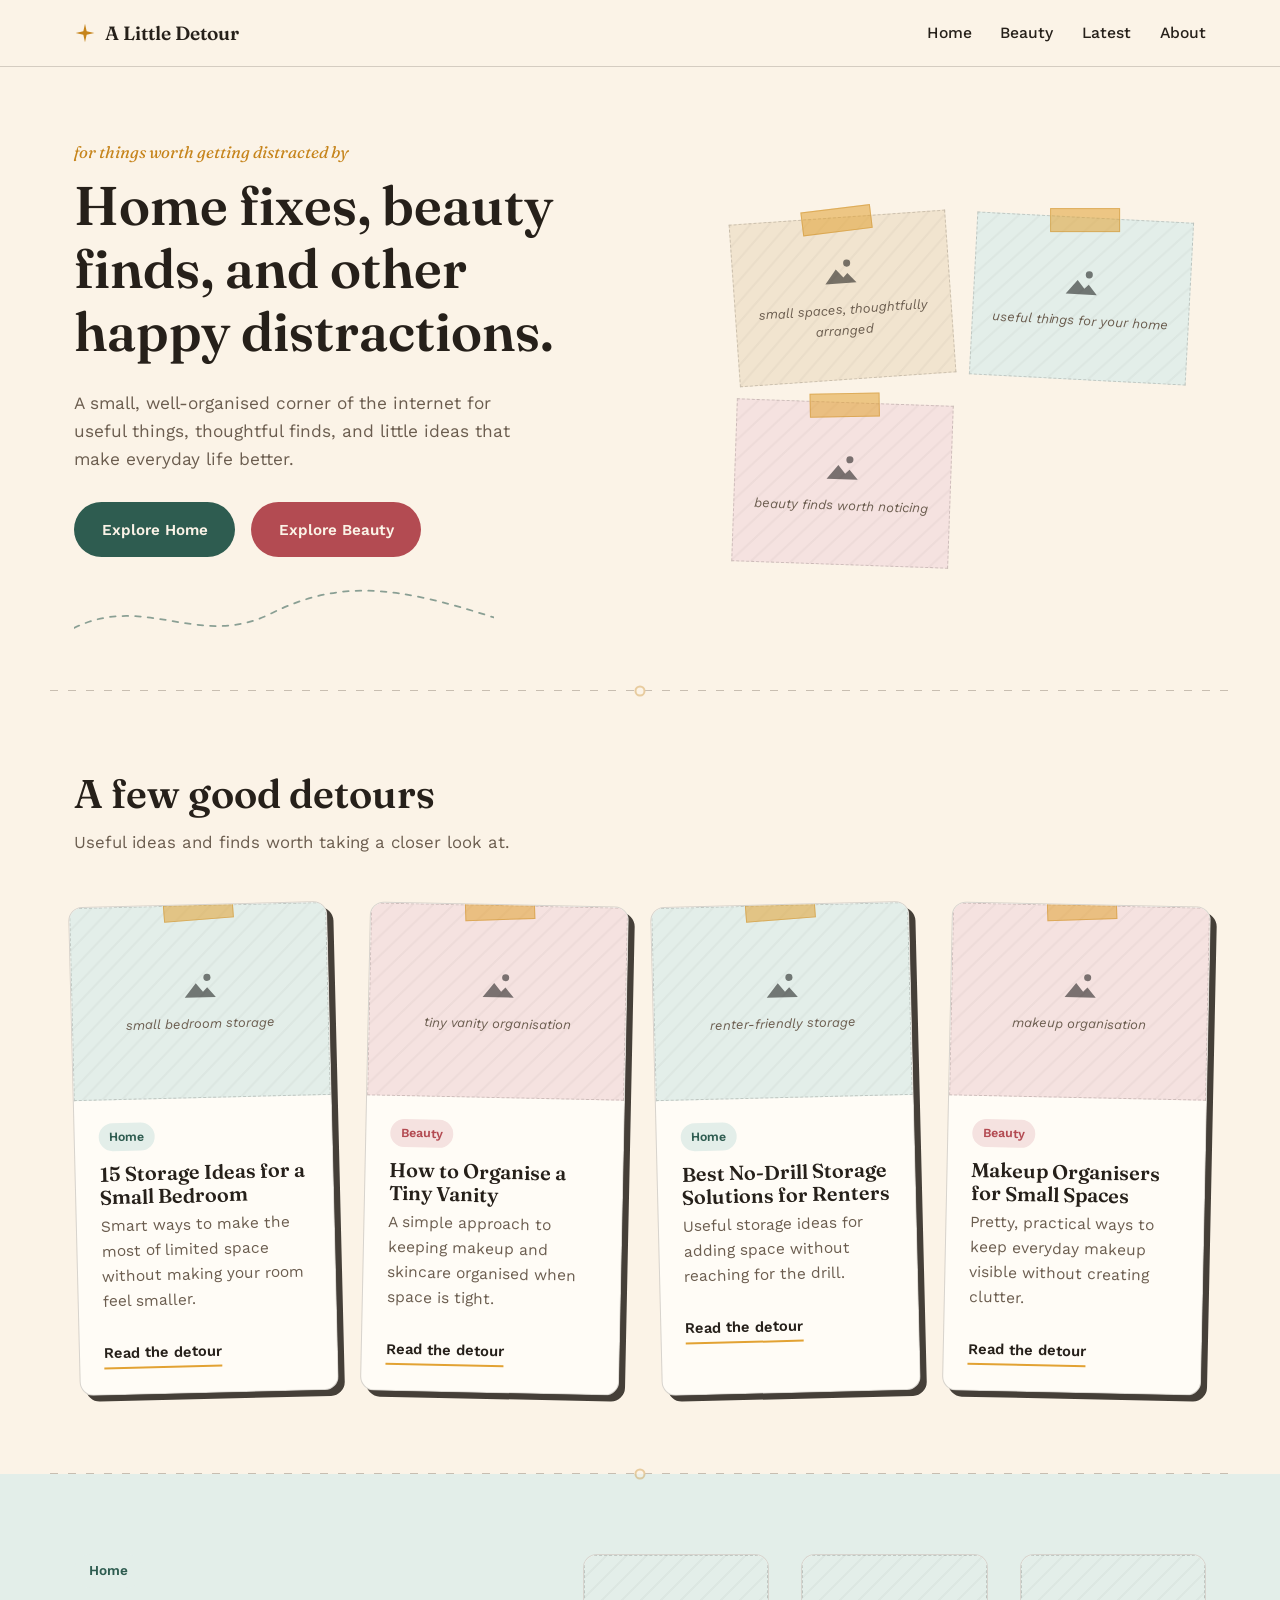
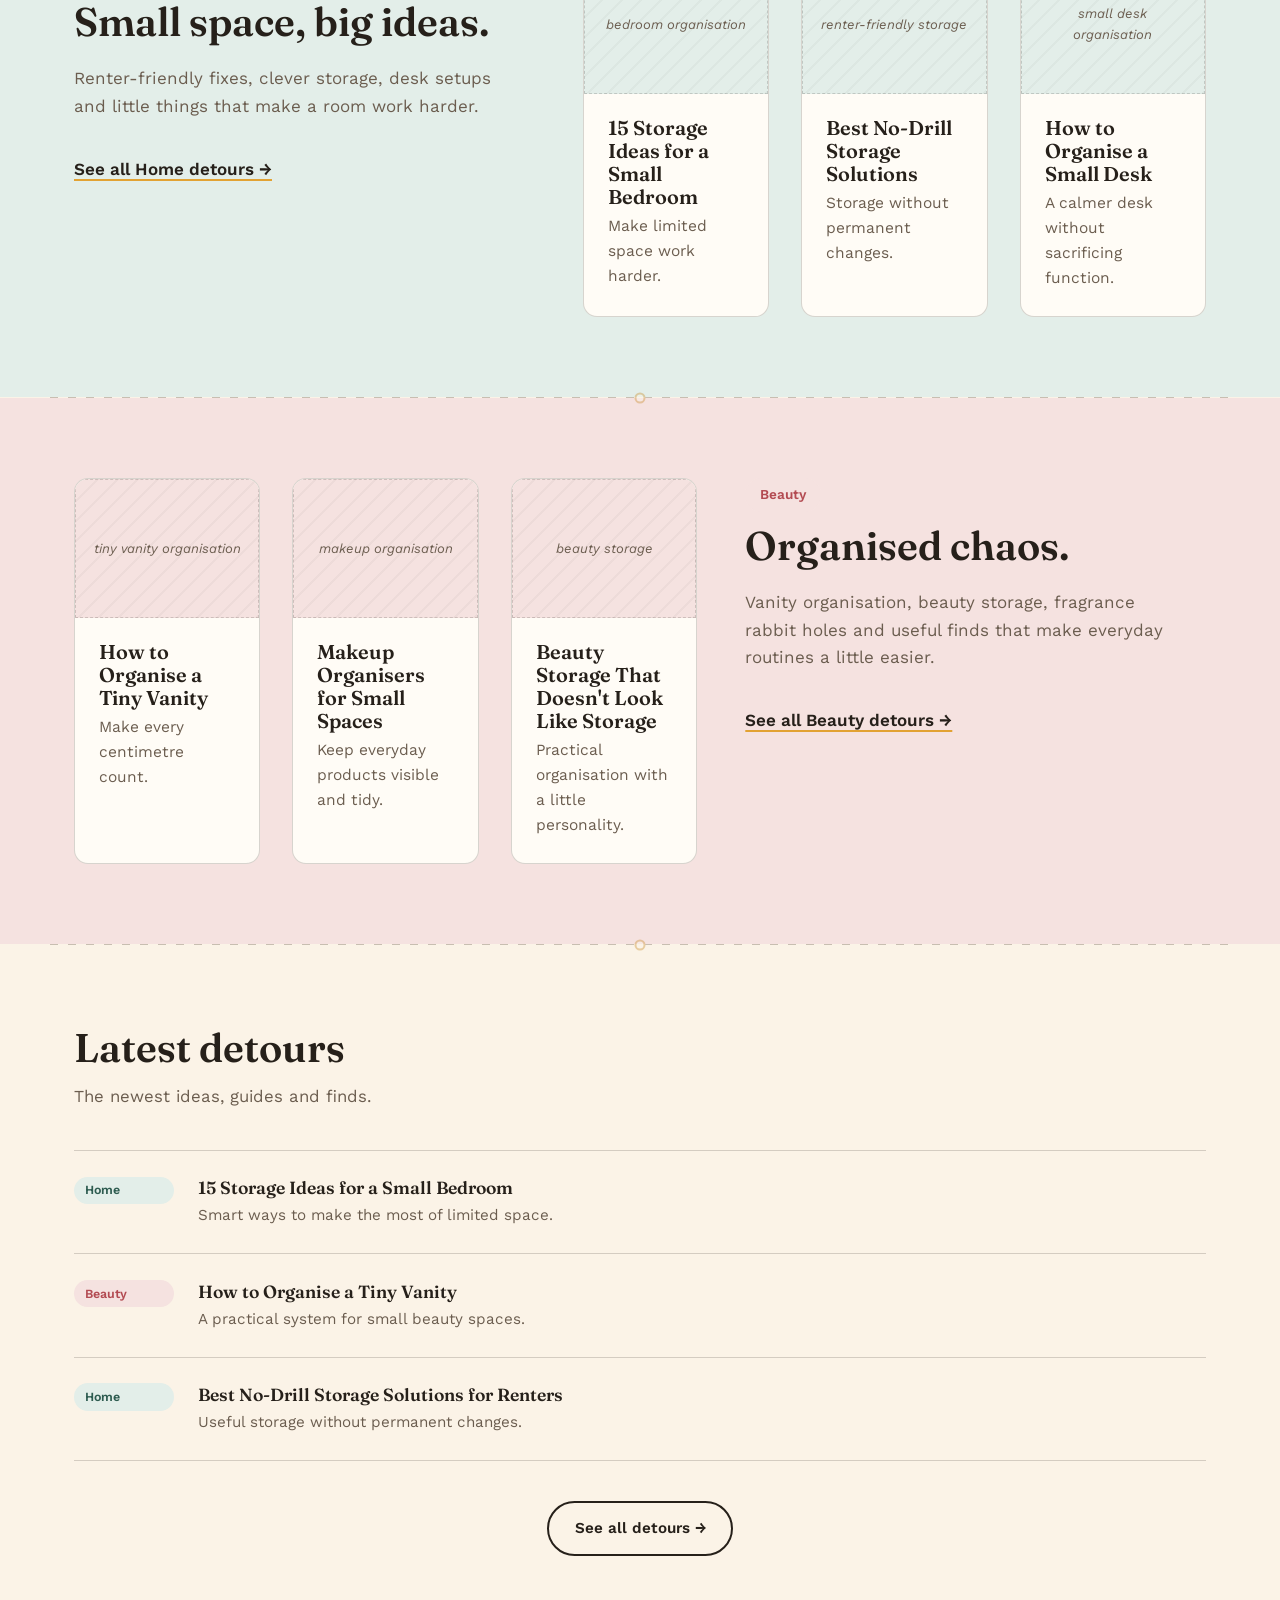
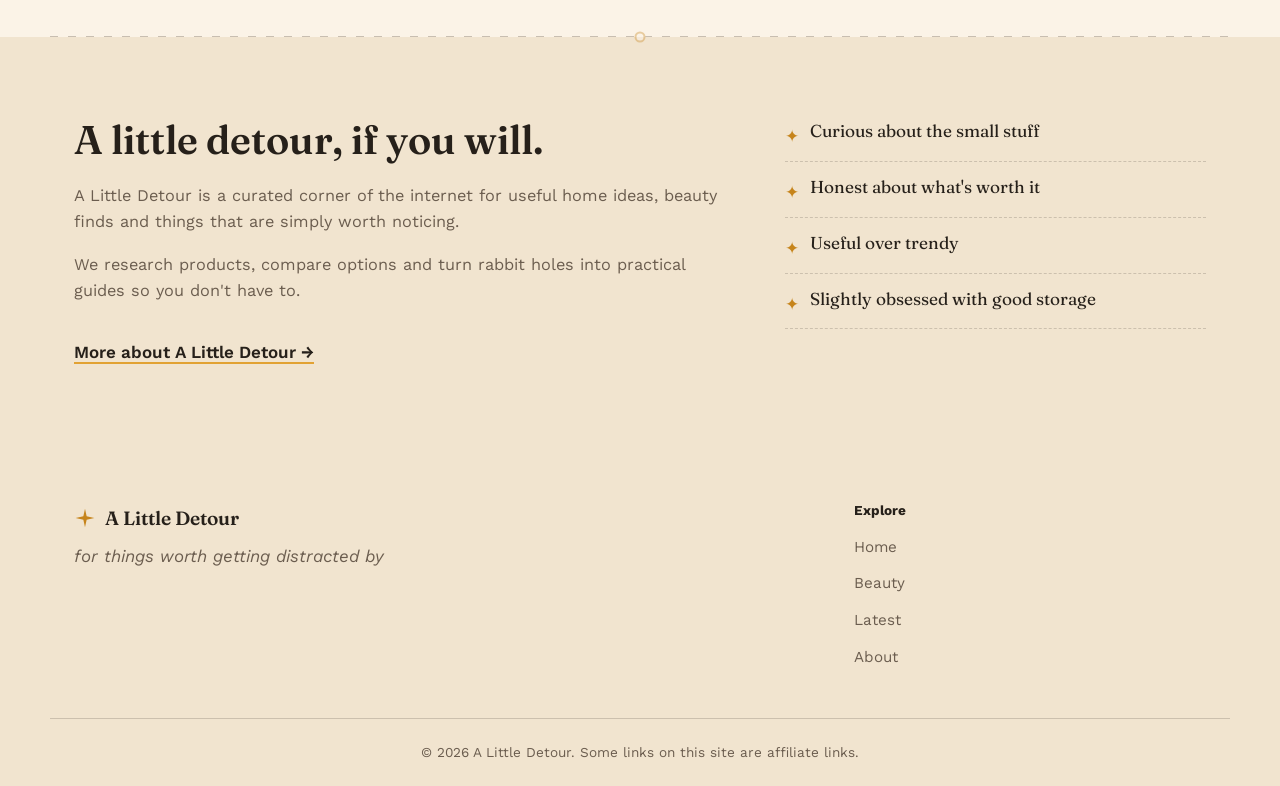
<file: index.html>
<!DOCTYPE html>
<html lang="en">
<head>
<meta charset="UTF-8">
<meta name="viewport" content="width=device-width, initial-scale=1.0">

<title>A Little Detour — for things worth getting distracted by</title>
<meta name="description" content="A Little Detour — useful home ideas, beauty finds and things worth getting distracted by.">

<link rel="preconnect" href="https://fonts.googleapis.com">
<link rel="preconnect" href="https://fonts.gstatic.com" crossorigin>
<link href="https://fonts.googleapis.com/css2?family=Fraunces:ital,opsz,wght@0,9..144,300;0,9..144,500;0,9..144,600;0,9..144,700;1,9..144,500;1,9..144,600&family=Work+Sans:wght@400;500;600;700&display=swap" rel="stylesheet">

<link rel="stylesheet" href="style.css">
</head>

<body>

<a class="skip-link" href="#main">Skip to content</a>

<header class="site-header">
  <div class="wrap nav-inner">

    <a class="logo" href="index.html" aria-label="A Little Detour home">
      <svg class="logo-mark" viewBox="0 0 40 40" aria-hidden="true">
        <path d="M20 3 L23 17 L37 20 L23 23 L20 37 L17 23 L3 20 L17 17 Z" fill="currentColor"/>
      </svg>
      <span class="logo-text">A Little Detour</span>
    </a>

    <button class="nav-toggle" id="navToggle" aria-expanded="false" aria-controls="primaryNav">
      <span></span>
      <span></span>
      <span></span>
      <span class="sr-only">Open menu</span>
    </button>

    <nav class="primary-nav" id="primaryNav">
      <ul>
        <li><a href="home.html">Home</a></li>
        <li><a href="beauty.html">Beauty</a></li>
        <li><a href="latest.html">Latest</a></li>
        <li><a href="about.html">About</a></li>
      </ul>
    </nav>

  </div>
</header>


<main id="main">

  <!-- HERO -->
  <section class="hero">
    <div class="wrap hero-inner">

      <div class="hero-copy">
        <p class="tagline">for things worth getting distracted by</p>

        <h1 class="hero-headline">
          Home fixes, beauty finds, and other happy distractions.
        </h1>

        <p class="hero-sub">
          A small, well-organised corner of the internet for useful things,
          thoughtful finds, and little ideas that make everyday life better.
        </p>

        <div class="hero-actions">
          <a class="btn btn-teal" href="home.html">Explore Home</a>
          <a class="btn btn-berry" href="beauty.html">Explore Beauty</a>
        </div>

        <svg class="route-path" viewBox="0 0 600 80" preserveAspectRatio="none" aria-hidden="true">
          <path d="M0 60 C 100 10, 180 90, 280 40 S 460 0, 600 45" />
        </svg>
      </div>

      <div class="hero-collage" aria-hidden="true">

        <figure class="placeholder-img is-neutral collage-item collage-1">
          <span class="tape"></span>
          <span class="placeholder-icon">
            <svg viewBox="0 0 48 48">
              <circle cx="34" cy="12" r="5"/>
              <path d="M2 40 L18 20 L28 32 L34 26 L46 40 Z"/>
            </svg>
          </span>
          <figcaption>small spaces, thoughtfully arranged</figcaption>
        </figure>

        <figure class="placeholder-img is-home collage-item collage-2">
          <span class="tape"></span>
          <span class="placeholder-icon">
            <svg viewBox="0 0 48 48">
              <circle cx="34" cy="12" r="5"/>
              <path d="M2 40 L18 20 L28 32 L34 26 L46 40 Z"/>
            </svg>
          </span>
          <figcaption>useful things for your home</figcaption>
        </figure>

        <figure class="placeholder-img is-beauty collage-item collage-3">
          <span class="tape"></span>
          <span class="placeholder-icon">
            <svg viewBox="0 0 48 48">
              <circle cx="34" cy="12" r="5"/>
              <path d="M2 40 L18 20 L28 32 L34 26 L46 40 Z"/>
            </svg>
          </span>
          <figcaption>beauty finds worth noticing</figcaption>
        </figure>

      </div>

    </div>
  </section>


  <div class="route-divider" role="presentation">
    <span class="route-dot"></span>
  </div>


  <!-- FEATURED -->
  <section class="section featured">
    <div class="wrap">

      <div class="section-head">
        <h2>A few good detours</h2>
        <p class="section-lede">
          Useful ideas and finds worth taking a closer look at.
        </p>
      </div>

      <div class="card-grid featured-grid">

        <article class="card postcard rotate-a">
          <div class="placeholder-img is-home">
            <span class="tape"></span>
            <span class="placeholder-icon">
              <svg viewBox="0 0 48 48">
                <circle cx="34" cy="12" r="5"/>
                <path d="M2 40 L18 20 L28 32 L34 26 L46 40 Z"/>
              </svg>
            </span>
            <span class="placeholder-label">small bedroom storage</span>
          </div>

          <div class="card-body">
            <span class="pill pill-home">Home</span>
            <h3>
              <a href="article-small-bedroom-storage.html">
                15 Storage Ideas for a Small Bedroom
              </a>
            </h3>
            <p>
              Smart ways to make the most of limited space without making your room feel smaller.
            </p>
            <a class="read-more" href="article-small-bedroom-storage.html">
              Read the detour
            </a>
          </div>
        </article>


        <article class="card postcard rotate-b">
          <div class="placeholder-img is-beauty">
            <span class="tape"></span>
            <span class="placeholder-icon">
              <svg viewBox="0 0 48 48">
                <circle cx="34" cy="12" r="5"/>
                <path d="M2 40 L18 20 L28 32 L34 26 L46 40 Z"/>
              </svg>
            </span>
            <span class="placeholder-label">tiny vanity organisation</span>
          </div>

          <div class="card-body">
            <span class="pill pill-beauty">Beauty</span>
            <h3>
              <a href="article-tiny-vanity.html">
                How to Organise a Tiny Vanity
              </a>
            </h3>
            <p>
              A simple approach to keeping makeup and skincare organised when space is tight.
            </p>
            <a class="read-more" href="article-tiny-vanity.html">
              Read the detour
            </a>
          </div>
        </article>


        <article class="card postcard rotate-a">
          <div class="placeholder-img is-home">
            <span class="tape"></span>
            <span class="placeholder-icon">
              <svg viewBox="0 0 48 48">
                <circle cx="34" cy="12" r="5"/>
                <path d="M2 40 L18 20 L28 32 L34 26 L46 40 Z"/>
              </svg>
            </span>
            <span class="placeholder-label">renter-friendly storage</span>
          </div>

          <div class="card-body">
            <span class="pill pill-home">Home</span>
            <h3>
              <a href="article-no-drill-storage.html">
                Best No-Drill Storage Solutions for Renters
              </a>
            </h3>
            <p>
              Useful storage ideas for adding space without reaching for the drill.
            </p>
            <a class="read-more" href="article-no-drill-storage.html">
              Read the detour
            </a>
          </div>
        </article>


        <article class="card postcard rotate-b">
          <div class="placeholder-img is-beauty">
            <span class="tape"></span>
            <span class="placeholder-icon">
              <svg viewBox="0 0 48 48">
                <circle cx="34" cy="12" r="5"/>
                <path d="M2 40 L18 20 L28 32 L34 26 L46 40 Z"/>
              </svg>
            </span>
            <span class="placeholder-label">makeup organisation</span>
          </div>

          <div class="card-body">
            <span class="pill pill-beauty">Beauty</span>
            <h3>
              <a href="article-makeup-organisers.html">
                Makeup Organisers for Small Spaces
              </a>
            </h3>
            <p>
              Pretty, practical ways to keep everyday makeup visible without creating clutter.
            </p>
            <a class="read-more" href="article-makeup-organisers.html">
              Read the detour
            </a>
          </div>
        </article>

      </div>
    </div>
  </section>


  <div class="route-divider" role="presentation">
    <span class="route-dot"></span>
  </div>


  <!-- HOME -->
  <section class="section pillar pillar-home">
    <div class="wrap pillar-inner">

      <div class="pillar-intro">
        <span class="pill pill-home pill-large">Home</span>

        <h2>Small space, big ideas.</h2>

        <p>
          Renter-friendly fixes, clever storage, desk setups and little things
          that make a room work harder.
        </p>

        <a class="text-link" href="home.html">See all Home detours →</a>
      </div>

      <div class="card-grid pillar-grid">

        <article class="card simple-card">
          <div class="placeholder-img is-home">
            <span class="placeholder-label">bedroom organisation</span>
          </div>
          <div class="card-body">
            <h3>
              <a href="article-small-bedroom-storage.html">
                15 Storage Ideas for a Small Bedroom
              </a>
            </h3>
            <p>Make limited space work harder.</p>
          </div>
        </article>

        <article class="card simple-card">
          <div class="placeholder-img is-home">
            <span class="placeholder-label">renter-friendly storage</span>
          </div>
          <div class="card-body">
            <h3>
              <a href="article-no-drill-storage.html">
                Best No-Drill Storage Solutions
              </a>
            </h3>
            <p>Storage without permanent changes.</p>
          </div>
        </article>

        <article class="card simple-card">
          <div class="placeholder-img is-home">
            <span class="placeholder-label">small desk organisation</span>
          </div>
          <div class="card-body">
            <h3>
              <a href="article-small-desk.html">
                How to Organise a Small Desk
              </a>
            </h3>
            <p>A calmer desk without sacrificing function.</p>
          </div>
        </article>

      </div>
    </div>
  </section>


  <div class="route-divider" role="presentation">
    <span class="route-dot"></span>
  </div>


  <!-- BEAUTY -->
  <section class="section pillar pillar-beauty">
    <div class="wrap pillar-inner pillar-inner-reverse">

      <div class="pillar-intro">
        <span class="pill pill-beauty pill-large">Beauty</span>

        <h2>Organised chaos.</h2>

        <p>
          Vanity organisation, beauty storage, fragrance rabbit holes and
          useful finds that make everyday routines a little easier.
        </p>

        <a class="text-link" href="beauty.html">See all Beauty detours →</a>
      </div>

      <div class="card-grid pillar-grid">

        <article class="card simple-card">
          <div class="placeholder-img is-beauty">
            <span class="placeholder-label">tiny vanity organisation</span>
          </div>
          <div class="card-body">
            <h3>
              <a href="article-tiny-vanity.html">
                How to Organise a Tiny Vanity
              </a>
            </h3>
            <p>Make every centimetre count.</p>
          </div>
        </article>

        <article class="card simple-card">
          <div class="placeholder-img is-beauty">
            <span class="placeholder-label">makeup organisation</span>
          </div>
          <div class="card-body">
            <h3>
              <a href="article-makeup-organisers.html">
                Makeup Organisers for Small Spaces
              </a>
            </h3>
            <p>Keep everyday products visible and tidy.</p>
          </div>
        </article>

        <article class="card simple-card">
          <div class="placeholder-img is-beauty">
            <span class="placeholder-label">beauty storage</span>
          </div>
          <div class="card-body">
            <h3>
              <a href="article-beauty-storage.html">
                Beauty Storage That Doesn't Look Like Storage
              </a>
            </h3>
            <p>Practical organisation with a little personality.</p>
          </div>
        </article>

      </div>
    </div>
  </section>


  <div class="route-divider" role="presentation">
    <span class="route-dot"></span>
  </div>


  <!-- LATEST -->
  <section class="section latest">
    <div class="wrap">

      <div class="section-head">
        <h2>Latest detours</h2>
        <p class="section-lede">
          The newest ideas, guides and finds.
        </p>
      </div>

      <ul class="feed-list">

        <li class="feed-item">
          <span class="pill pill-home">Home</span>
          <div class="feed-text">
            <h3>
              <a href="article-small-bedroom-storage.html">
                15 Storage Ideas for a Small Bedroom
              </a>
            </h3>
            <p>Smart ways to make the most of limited space.</p>
          </div>
        </li>

        <li class="feed-item">
          <span class="pill pill-beauty">Beauty</span>
          <div class="feed-text">
            <h3>
              <a href="article-tiny-vanity.html">
                How to Organise a Tiny Vanity
              </a>
            </h3>
            <p>A practical system for small beauty spaces.</p>
          </div>
        </li>

        <li class="feed-item">
          <span class="pill pill-home">Home</span>
          <div class="feed-text">
            <h3>
              <a href="article-no-drill-storage.html">
                Best No-Drill Storage Solutions for Renters
              </a>
            </h3>
            <p>Useful storage without permanent changes.</p>
          </div>
        </li>

      </ul>

      <div class="latest-more">
        <a class="btn btn-outline" href="latest.html">See all detours →</a>
      </div>

    </div>
  </section>


  <div class="route-divider" role="presentation">
    <span class="route-dot"></span>
  </div>


  <!-- ABOUT PREVIEW -->
  <section class="section about">
    <div class="wrap about-inner">

      <div class="about-copy">
        <h2>A little detour, if you will.</h2>

        <p>
          A Little Detour is a curated corner of the internet for useful
          home ideas, beauty finds and things that are simply worth noticing.
        </p>

        <p>
          We research products, compare options and turn rabbit holes into
          practical guides so you don't have to.
        </p>

        <a class="text-link" href="about.html">More about A Little Detour →</a>
      </div>

      <div class="about-values">
        <ul class="value-list">
          <li>
            <span class="value-mark">✦</span>
            Curious about the small stuff
          </li>
          <li>
            <span class="value-mark">✦</span>
            Honest about what's worth it
          </li>
          <li>
            <span class="value-mark">✦</span>
            Useful over trendy
          </li>
          <li>
            <span class="value-mark">✦</span>
            Slightly obsessed with good storage
          </li>
        </ul>
      </div>

    </div>
  </section>

</main>


<footer class="site-footer">

  <div class="wrap footer-inner">

    <div class="footer-brand">
      <a class="logo" href="index.html">
        <svg class="logo-mark" viewBox="0 0 40 40" aria-hidden="true">
          <path d="M20 3 L23 17 L37 20 L23 23 L20 37 L17 23 L3 20 L17 17 Z" fill="currentColor"/>
        </svg>
        <span class="logo-text">A Little Detour</span>
      </a>

      <p>for things worth getting distracted by</p>
    </div>

    <div class="footer-links">

      <div class="footer-col">
        <h3>Explore</h3>
        <ul>
          <li><a href="home.html">Home</a></li>
          <li><a href="beauty.html">Beauty</a></li>
          <li><a href="latest.html">Latest</a></li>
          <li><a href="about.html">About</a></li>
        </ul>
      </div>

    </div>

  </div>

  <div class="wrap footer-bottom">
    <p>
      &copy; 2026 A Little Detour. Some links on this site are affiliate links.
    </p>
  </div>

</footer>


<script src="script.js"></script>

</body>
</html>
</file>
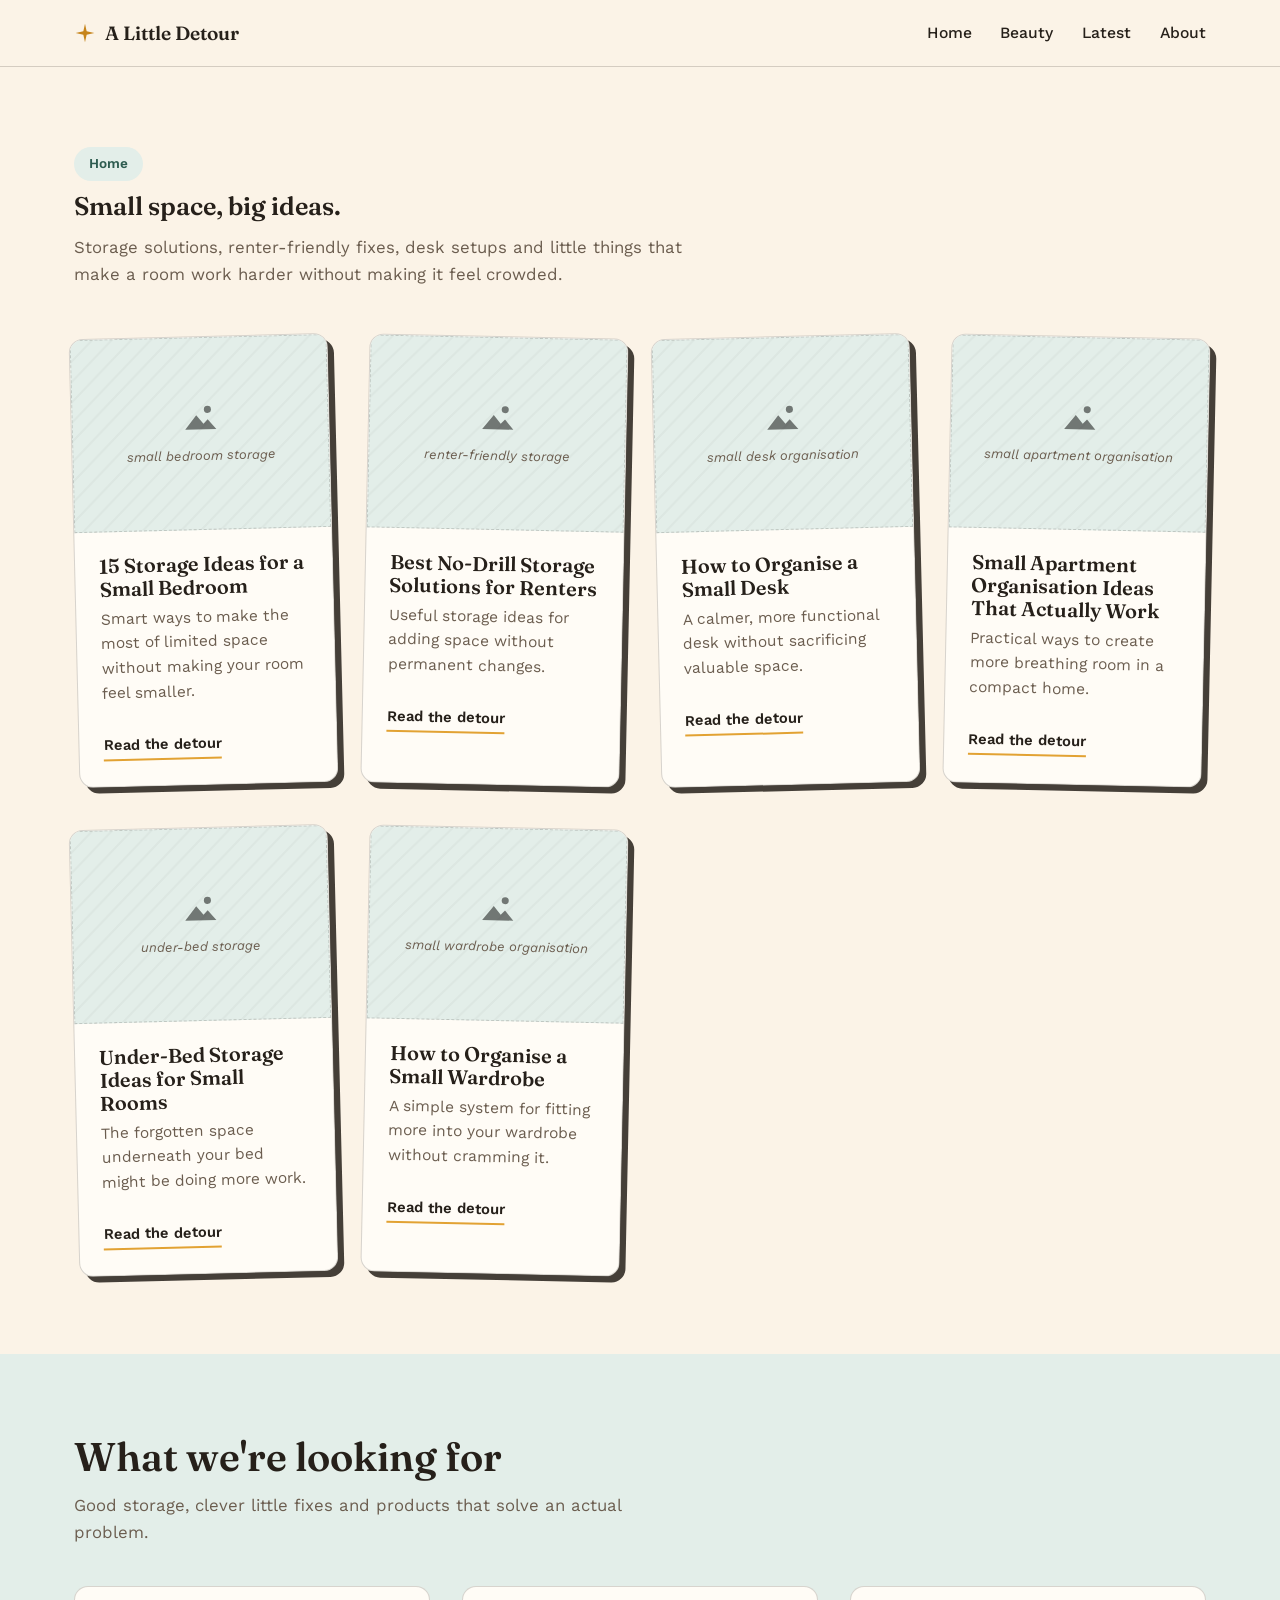
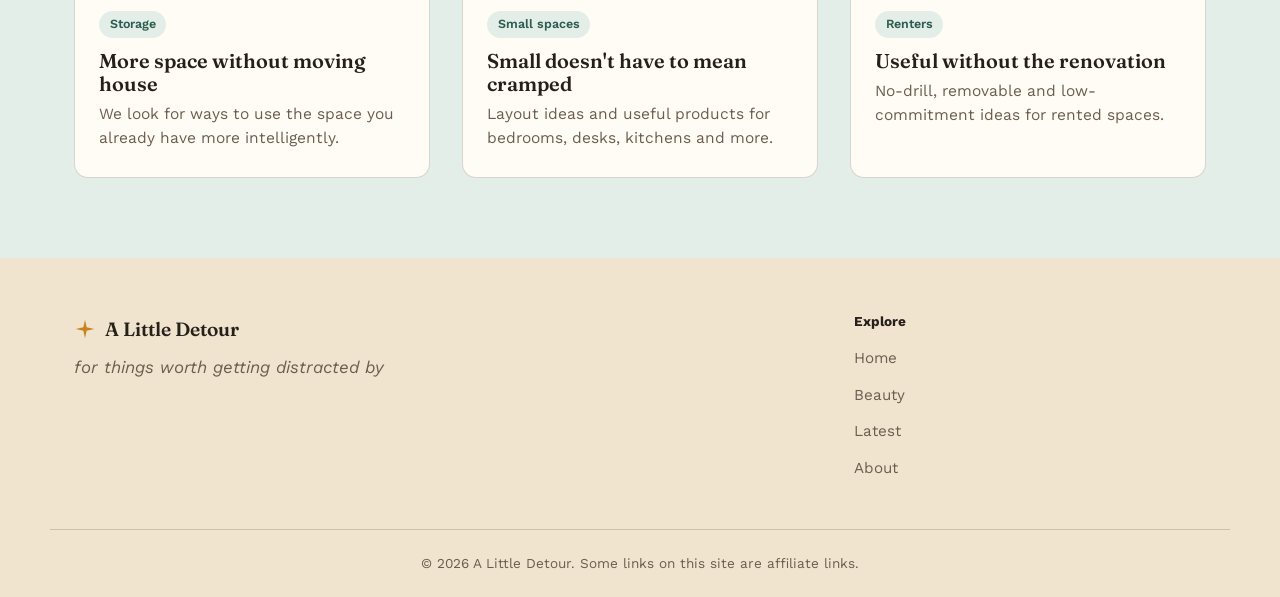
<file: home.html>
<!DOCTYPE html>
<html lang="en">
<head>
<meta charset="UTF-8">
<meta name="viewport" content="width=device-width, initial-scale=1.0">

<title>Home — A Little Detour</title>
<meta name="description" content="Small-space organisation, renter-friendly fixes, storage ideas and useful home finds from A Little Detour.">

<link rel="preconnect" href="https://fonts.googleapis.com">
<link rel="preconnect" href="https://fonts.gstatic.com" crossorigin>
<link href="https://fonts.googleapis.com/css2?family=Fraunces:ital,opsz,wght@0,9..144,300;0,9..144,500;0,9..144,600;0,9..144,700;1,0..144,500;1,0..144,600&family=Work+Sans:wght@400;500;600;700&display=swap" rel="stylesheet">

<link rel="stylesheet" href="style.css">
</head>

<body>

<header class="site-header">
  <div class="wrap nav-inner">

    <a class="logo" href="index.html">
      <svg class="logo-mark" viewBox="0 0 40 40" aria-hidden="true">
        <path d="M20 3 L23 17 L37 20 L23 23 L20 37 L17 23 L3 20 L17 17 Z" fill="currentColor"/>
      </svg>
      <span class="logo-text">A Little Detour</span>
    </a>

    <button class="nav-toggle" id="navToggle" aria-expanded="false" aria-controls="primaryNav">
      <span></span>
      <span></span>
      <span></span>
      <span class="sr-only">Open menu</span>
    </button>

    <nav class="primary-nav" id="primaryNav">
      <ul>
        <li><a href="home.html">Home</a></li>
        <li><a href="beauty.html">Beauty</a></li>
        <li><a href="latest.html">Latest</a></li>
        <li><a href="about.html">About</a></li>
      </ul>
    </nav>

  </div>
</header>


<main>

  <section class="section">
    <div class="wrap">

      <div class="section-head">
        <span class="pill pill-home pill-large">Home</span>

        <h1>Small space, big ideas.</h1>

        <p class="section-lede">
          Storage solutions, renter-friendly fixes, desk setups and little
          things that make a room work harder without making it feel crowded.
        </p>
      </div>


      <div class="card-grid featured-grid">

        <article class="card postcard rotate-a">

          <div class="placeholder-img is-home">
            <span class="placeholder-icon">
              <svg viewBox="0 0 48 48">
                <circle cx="34" cy="12" r="5"/>
                <path d="M2 40 L18 20 L28 32 L34 26 L46 40 Z"/>
              </svg>
            </span>
            <span class="placeholder-label">small bedroom storage</span>
          </div>

          <div class="card-body">
            <h3>
              <a href="article-small-bedroom-storage.html">
                15 Storage Ideas for a Small Bedroom
              </a>
            </h3>

            <p>
              Smart ways to make the most of limited space without making
              your room feel smaller.
            </p>

            <a class="read-more" href="article-small-bedroom-storage.html">
              Read the detour
            </a>
          </div>

        </article>


        <article class="card postcard rotate-b">

          <div class="placeholder-img is-home">
            <span class="placeholder-icon">
              <svg viewBox="0 0 48 48">
                <circle cx="34" cy="12" r="5"/>
                <path d="M2 40 L18 20 L28 32 L34 26 L46 40 Z"/>
              </svg>
            </span>
            <span class="placeholder-label">renter-friendly storage</span>
          </div>

          <div class="card-body">
            <h3>
              <a href="article-no-drill-storage.html">
                Best No-Drill Storage Solutions for Renters
              </a>
            </h3>

            <p>
              Useful storage ideas for adding space without permanent changes.
            </p>

            <a class="read-more" href="article-no-drill-storage.html">
              Read the detour
            </a>
          </div>

        </article>


        <article class="card postcard rotate-a">

          <div class="placeholder-img is-home">
            <span class="placeholder-icon">
              <svg viewBox="0 0 48 48">
                <circle cx="34" cy="12" r="5"/>
                <path d="M2 40 L18 20 L28 32 L34 26 L46 40 Z"/>
              </svg>
            </span>
            <span class="placeholder-label">small desk organisation</span>
          </div>

          <div class="card-body">
            <h3>
              <a href="article-small-desk.html">
                How to Organise a Small Desk
              </a>
            </h3>

            <p>
              A calmer, more functional desk without sacrificing valuable space.
            </p>

            <a class="read-more" href="article-small-desk.html">
              Read the detour
            </a>
          </div>

        </article>


        <article class="card postcard rotate-b">

          <div class="placeholder-img is-home">
            <span class="placeholder-icon">
              <svg viewBox="0 0 48 48">
                <circle cx="34" cy="12" r="5"/>
                <path d="M2 40 L18 20 L28 32 L34 26 L46 40 Z"/>
              </svg>
            </span>
            <span class="placeholder-label">small apartment organisation</span>
          </div>

          <div class="card-body">
            <h3>
              <a href="article-small-apartment.html">
                Small Apartment Organisation Ideas That Actually Work
              </a>
            </h3>

            <p>
              Practical ways to create more breathing room in a compact home.
            </p>

            <a class="read-more" href="article-small-apartment.html">
              Read the detour
            </a>
          </div>

        </article>


        <article class="card postcard rotate-a">

          <div class="placeholder-img is-home">
            <span class="placeholder-icon">
              <svg viewBox="0 0 48 48">
                <circle cx="34" cy="12" r="5"/>
                <path d="M2 40 L18 20 L28 32 L34 26 L46 40 Z"/>
              </svg>
            </span>
            <span class="placeholder-label">under-bed storage</span>
          </div>

          <div class="card-body">
            <h3>
              <a href="article-under-bed-storage.html">
                Under-Bed Storage Ideas for Small Rooms
              </a>
            </h3>

            <p>
              The forgotten space underneath your bed might be doing more work.
            </p>

            <a class="read-more" href="article-under-bed-storage.html">
              Read the detour
            </a>
          </div>

        </article>


        <article class="card postcard rotate-b">

          <div class="placeholder-img is-home">
            <span class="placeholder-icon">
              <svg viewBox="0 0 48 48">
                <circle cx="34" cy="12" r="5"/>
                <path d="M2 40 L18 20 L28 32 L34 26 L46 40 Z"/>
              </svg>
            </span>
            <span class="placeholder-label">small wardrobe organisation</span>
          </div>

          <div class="card-body">
            <h3>
              <a href="article-small-wardrobe.html">
                How to Organise a Small Wardrobe
              </a>
            </h3>

            <p>
              A simple system for fitting more into your wardrobe without cramming it.
            </p>

            <a class="read-more" href="article-small-wardrobe.html">
              Read the detour
            </a>
          </div>

        </article>

      </div>

    </div>
  </section>


  <section class="section pillar pillar-home">

    <div class="wrap">

      <div class="section-head">
        <h2>What we're looking for</h2>

        <p class="section-lede">
          Good storage, clever little fixes and products that solve an actual problem.
        </p>
      </div>

      <div class="card-grid pillar-grid">

        <article class="card simple-card">
          <div class="card-body">
            <span class="pill pill-home">Storage</span>
            <h3>More space without moving house</h3>
            <p>
              We look for ways to use the space you already have more intelligently.
            </p>
          </div>
        </article>

        <article class="card simple-card">
          <div class="card-body">
            <span class="pill pill-home">Small spaces</span>
            <h3>Small doesn't have to mean cramped</h3>
            <p>
              Layout ideas and useful products for bedrooms, desks, kitchens and more.
            </p>
          </div>
        </article>

        <article class="card simple-card">
          <div class="card-body">
            <span class="pill pill-home">Renters</span>
            <h3>Useful without the renovation</h3>
            <p>
              No-drill, removable and low-commitment ideas for rented spaces.
            </p>
          </div>
        </article>

      </div>

    </div>

  </section>

</main>


<footer class="site-footer">

  <div class="wrap footer-inner">

    <div class="footer-brand">

      <a class="logo" href="index.html">
        <svg class="logo-mark" viewBox="0 0 40 40" aria-hidden="true">
          <path d="M20 3 L23 17 L37 20 L23 23 L20 37 L17 23 L3 20 L17 17 Z" fill="currentColor"/>
        </svg>

        <span class="logo-text">A Little Detour</span>
      </a>

      <p>for things worth getting distracted by</p>

    </div>


    <div class="footer-links">

      <div class="footer-col">
        <h3>Explore</h3>

        <ul>
          <li><a href="home.html">Home</a></li>
          <li><a href="beauty.html">Beauty</a></li>
          <li><a href="latest.html">Latest</a></li>
          <li><a href="about.html">About</a></li>
        </ul>
      </div>

    </div>

  </div>


  <div class="wrap footer-bottom">

    <p>
      &copy; 2026 A Little Detour. Some links on this site are affiliate links.
    </p>

  </div>

</footer>


<script src="script.js"></script>

</body>
</html>
</file>
<file: style.css>
/* ============================================================
   A LITTLE DETOUR — STYLESHEET
   ------------------------------------------------------------
   Structure of this file:
   1. Variables & resets
   2. Base typography
   3. Layout helpers
   4. Buttons, pills, links
   5. Header / nav
   6. Hero
   7. Route divider (the dashed "detour" motif)
   8. Cards + placeholder images
   9. Featured section
   10. Pillar sections (Home / Beauty)
   11. Latest Detours feed
   12. About section
   13. Newsletter
   14. Footer
   15. Responsive (mobile)
   ============================================================ */


/* ------------------------------------------------------------
   1. VARIABLES & RESETS
   Edit the values in :root to re-theme the entire site.
   ------------------------------------------------------------ */
:root{
  /* Base palette */
  --paper:        #FBF3E7;
  --paper-deep:   #F1E4CF;
  --card:         #FFFCF6;
  --ink:          #26201A;
  --ink-soft:     #6B5D4F;
  --line:         rgba(38, 32, 26, 0.18);

  /* Accents */
  --gold:         #E2A233;
  --gold-deep:    #C6841B;
  --teal:         #2E5C50;
  --teal-soft:    #E3EEE9;
  --berry:        #B34B52;
  --berry-soft:   #F5E2E0;

  /* Shadows */
  --shadow-ink:   rgba(38, 32, 26, 0.85);

  /* Type */
  --font-display: 'Fraunces', Georgia, serif;
  --font-body:    'Work Sans', -apple-system, BlinkMacSystemFont, 'Segoe UI', sans-serif;

  /* Layout */
  --wrap-width:   1180px;
  --radius-sm:    6px;
  --radius-md:    14px;
}

*, *::before, *::after{ box-sizing: border-box; }

html{ scroll-behavior: smooth; }

@media (prefers-reduced-motion: reduce){
  html{ scroll-behavior: auto; }
  *, *::before, *::after{
    animation-duration: 0.001ms !important;
    animation-iteration-count: 1 !important;
    transition-duration: 0.001ms !important;
    scroll-behavior: auto !important;
  }
}

body{
  margin: 0;
  background: var(--paper);
  color: var(--ink);
  font-family: var(--font-body);
  font-size: 17px;
  line-height: 1.6;
  -webkit-font-smoothing: antialiased;
}

img{ max-width: 100%; display: block; }

a{ color: inherit; }

ul{ margin: 0; padding: 0; list-style: none; }

svg{ display: block; }

.sr-only{
  position: absolute;
  width: 1px; height: 1px;
  padding: 0; margin: -1px;
  overflow: hidden;
  clip: rect(0,0,0,0);
  white-space: nowrap;
  border: 0;
}

.skip-link{
  position: absolute;
  left: 1rem; top: -3rem;
  background: var(--ink);
  color: var(--paper);
  padding: 0.6rem 1rem;
  border-radius: var(--radius-sm);
  z-index: 100;
  transition: top 0.15s ease;
}
.skip-link:focus{ top: 1rem; }

:focus-visible{
  outline: 3px solid var(--gold-deep);
  outline-offset: 3px;
}


/* ------------------------------------------------------------
   2. BASE TYPOGRAPHY
   ------------------------------------------------------------ */
h1, h2, h3{
  font-family: var(--font-display);
  color: var(--ink);
  line-height: 1.15;
  margin: 0 0 0.5em 0;
  font-weight: 600;
}

h2{ font-size: clamp(1.7rem, 1.4rem + 1.4vw, 2.5rem); }
h3{ font-size: 1.25rem; font-weight: 600; }

p{ margin: 0 0 1em 0; color: var(--ink-soft); }
p:last-child{ margin-bottom: 0; }

strong{ color: var(--ink); }

.section-head{
  max-width: 620px;
  margin-bottom: 2.5rem;
}
.section-head h2{ margin-bottom: 0.3em; }
.section-lede{ font-size: 1.05rem; }


/* ------------------------------------------------------------
   3. LAYOUT HELPERS
   ------------------------------------------------------------ */
.wrap{
  max-width: var(--wrap-width);
  margin: 0 auto;
  padding: 0 1.5rem;
}

.section{
  padding: 5rem 0;
}

.card-grid{
  display: grid;
  gap: 2rem;
}


/* ------------------------------------------------------------
   4. BUTTONS, PILLS, LINKS
   ------------------------------------------------------------ */
.btn{
  display: inline-block;
  font-family: var(--font-body);
  font-weight: 600;
  font-size: 0.95rem;
  padding: 0.85rem 1.6rem;
  border-radius: 999px;
  border: 2px solid transparent;
  text-decoration: none;
  cursor: pointer;
  transition: transform 0.15s ease, box-shadow 0.15s ease;
}
.btn:hover{ transform: translateY(-2px); }

.btn-teal{ background: var(--teal); color: var(--paper); }
.btn-teal:hover{ box-shadow: 0 6px 0 var(--ink); }

.btn-berry{ background: var(--berry); color: var(--paper); }
.btn-berry:hover{ box-shadow: 0 6px 0 var(--ink); }

.btn-gold{ background: var(--gold); color: var(--ink); }
.btn-gold:hover{ box-shadow: 0 6px 0 var(--ink); }

.btn-outline{
  background: transparent;
  border-color: var(--ink);
  color: var(--ink);
}
.btn-outline:hover{ background: var(--ink); color: var(--paper); }

.btn-small{ padding: 0.55rem 1.2rem; font-size: 0.85rem; }

.hero-actions{
  display: flex;
  flex-wrap: wrap;
  gap: 1rem;
  margin: 1.8rem 0;
}

.text-link{
  display: inline-block;
  margin-top: 1.2rem;
  font-weight: 600;
  color: var(--ink);
  text-decoration: underline;
  text-decoration-color: var(--gold);
  text-decoration-thickness: 2px;
  text-underline-offset: 4px;
}
.text-link:hover{ text-decoration-color: currentColor; }

.pill{
  display: inline-block;
  font-family: var(--font-body);
  font-weight: 600;
  font-size: 0.78rem;
  padding: 0.3em 0.85em;
  border-radius: 999px;
  margin-bottom: 0.7rem;
}
.pill-home{ background: var(--teal-soft); color: var(--teal); }
.pill-beauty{ background: var(--berry-soft); color: var(--berry); }
.pill-large{ font-size: 0.85rem; padding: 0.45em 1.1em; }

.read-more{
  display: inline-block;
  margin-top: 0.8rem;
  font-weight: 600;
  font-size: 0.92rem;
  text-decoration: none;
  border-bottom: 2px solid var(--gold);
  padding-bottom: 1px;
}
.read-more:hover{ border-color: var(--ink); }


/* ------------------------------------------------------------
   5. HEADER / NAV
   ------------------------------------------------------------ */
.site-header{
  position: sticky;
  top: 0;
  z-index: 50;
  background: var(--paper);
  border-bottom: 1px solid var(--line);
}

.nav-inner{
  display: flex;
  align-items: center;
  justify-content: space-between;
  padding-top: 1.1rem;
  padding-bottom: 1.1rem;
}

.logo{
  display: flex;
  align-items: center;
  gap: 0.55rem;
  text-decoration: none;
}
.logo-mark{ width: 22px; height: 22px; color: var(--gold-deep); flex-shrink: 0; }
.logo-text{
  font-family: var(--font-display);
  font-weight: 600;
  font-size: 1.2rem;
  color: var(--ink);
}

.primary-nav{
  display: flex;
  align-items: center;
  gap: 2rem;
}
.primary-nav ul{
  display: flex;
  gap: 1.8rem;
}
.primary-nav a:not(.nav-cta){
  text-decoration: none;
  font-weight: 500;
  font-size: 0.98rem;
  position: relative;
  padding-bottom: 4px;
}
.primary-nav a:not(.nav-cta)::after{
  content: '';
  position: absolute;
  left: 0; right: 100%;
  bottom: 0;
  height: 2px;
  background: var(--gold);
  transition: right 0.2s ease;
}
.primary-nav a:not(.nav-cta):hover::after{ right: 0; }

.nav-toggle{
  display: none;
  flex-direction: column;
  justify-content: center;
  gap: 5px;
  width: 38px;
  height: 38px;
  background: transparent;
  border: none;
  cursor: pointer;
}
.nav-toggle span{
  display: block;
  height: 2px;
  background: var(--ink);
  border-radius: 2px;
}


/* ------------------------------------------------------------
   6. HERO
   ------------------------------------------------------------ */
.hero{ padding: 4.5rem 0 3rem; }

.hero-inner{
  display: grid;
  grid-template-columns: 1.1fr 0.9fr;
  gap: 3rem;
  align-items: center;
}

.tagline{
  font-family: var(--font-display);
  font-style: italic;
  color: var(--gold-deep);
  font-size: 1.05rem;
  margin-bottom: 0.6rem;
}

.hero-headline{
  font-size: clamp(2.2rem, 1.7rem + 2.2vw, 3.4rem);
  max-width: 14ch;
}

.hero-sub{
  max-width: 42ch;
  font-size: 1.08rem;
}

.route-path{
  width: 100%;
  max-width: 420px;
  height: auto;
  margin-top: 1.5rem;
  color: var(--teal);
}
.route-path path{
  fill: none;
  stroke: currentColor;
  stroke-width: 2.5;
  stroke-linecap: round;
  stroke-dasharray: 8 10;
  stroke-dashoffset: 0;
  opacity: 0.55;
  animation: draw-route 1.8s ease-out;
}
@keyframes draw-route{
  from{ stroke-dashoffset: 260; opacity: 0; }
  to{ stroke-dashoffset: 0; opacity: 0.55; }
}

.hero-collage{
  position: relative;
  display: grid;
  grid-template-columns: 1fr 1fr;
  gap: 1.4rem;
  padding: 1rem;
}
.collage-1{ grid-column: 1 / 2; grid-row: 1 / 2; transform: rotate(-4deg); }
.collage-2{ grid-column: 2 / 3; grid-row: 1 / 3; transform: rotate(3deg); align-self: start; margin-top: 2rem; }
.collage-3{ grid-column: 1 / 2; grid-row: 2 / 3; transform: rotate(2deg); }


/* ------------------------------------------------------------
   7. ROUTE DIVIDER
   The recurring dashed "trail" that separates major sections.
   ------------------------------------------------------------ */
.route-divider{
  position: relative;
  height: 1px;
  background-image: repeating-linear-gradient(
    to right,
    var(--ink-soft) 0, var(--ink-soft) 8px, transparent 8px, transparent 18px
  );
  opacity: 0.35;
  max-width: var(--wrap-width);
  margin: 0 auto;
}
.route-dot{
  position: absolute;
  left: 50%;
  top: 50%;
  transform: translate(-50%, -50%);
  width: 11px; height: 11px;
  border-radius: 50%;
  background: var(--paper);
  border: 2px solid var(--gold-deep);
}


/* ------------------------------------------------------------
   8. CARDS + PLACEHOLDER IMAGES
   ------------------------------------------------------------ */
.card{
  background: var(--card);
  border-radius: var(--radius-md);
  overflow: hidden;
  border: 1px solid var(--line);
}

.card-body{ padding: 1.4rem 1.5rem 1.6rem; }
.card-body h3{ margin-bottom: 0.4rem; }
.card-body h3 a{ text-decoration: none; }
.card-body h3 a:hover{ text-decoration: underline; text-decoration-color: var(--gold); }
.card-body p{ font-size: 0.97rem; }

/* Placeholder image blocks — swap the <figure>/<div> contents for a real <img> later */
.placeholder-img{
  position: relative;
  aspect-ratio: 4 / 3;
  display: flex;
  flex-direction: column;
  align-items: center;
  justify-content: center;
  gap: 0.6rem;
  padding: 1rem;
  text-align: center;
  border: 1.5px dashed var(--line);
  background-image: repeating-linear-gradient(
    135deg,
    rgba(38,32,26,0.035) 0px,
    rgba(38,32,26,0.035) 2px,
    transparent 2px,
    transparent 14px
  );
  margin: 0;
}
.placeholder-img.is-home{ background-color: var(--teal-soft); }
.placeholder-img.is-beauty{ background-color: var(--berry-soft); }
.placeholder-img.is-neutral{ background-color: var(--paper-deep); }

.placeholder-icon svg{
  width: 34px; height: 34px;
  color: var(--ink-soft);
  opacity: 0.5;
}

.placeholder-label,
.placeholder-img figcaption{
  font-size: 0.82rem;
  font-style: italic;
  color: var(--ink-soft);
  margin: 0;
}

.tape{
  position: absolute;
  top: -10px;
  left: 50%;
  transform: translateX(-50%) rotate(-3deg);
  width: 70px;
  height: 24px;
  background: rgba(226, 162, 51, 0.55);
  border: 1px solid rgba(198, 132, 27, 0.4);
}

/* Postcard-style cards (featured section): rotated, hard offset shadow */
.postcard{
  box-shadow: 6px 6px 0 var(--shadow-ink);
  transition: transform 0.2s ease, box-shadow 0.2s ease;
}
.postcard:hover{
  transform: translate(-3px, -3px);
  box-shadow: 9px 9px 0 var(--shadow-ink);
}
.rotate-a{ transform: rotate(-1.4deg); }
.rotate-b{ transform: rotate(1.2deg); }
.rotate-a:hover{ transform: rotate(-1.4deg) translate(-3px, -3px); }
.rotate-b:hover{ transform: rotate(1.2deg) translate(-3px, -3px); }

/* Simple cards (pillar + latest sections): quieter, no rotation */
.simple-card{ box-shadow: none; }


/* ------------------------------------------------------------
   9. FEATURED SECTION
   ------------------------------------------------------------ */
.featured-grid{
  grid-template-columns: repeat(4, 1fr);
  gap: 2.6rem 2rem;
  padding-top: 0.5rem;
}


/* ------------------------------------------------------------
   10. PILLAR SECTIONS (Home / Beauty)
   ------------------------------------------------------------ */
.pillar-home{ background: var(--teal-soft); }
.pillar-beauty{ background: var(--berry-soft); }

.pillar-inner{
  display: grid;
  grid-template-columns: 0.85fr 1.15fr;
  gap: 3rem;
  align-items: start;
}
.pillar-inner-reverse{ grid-template-columns: 1.15fr 0.85fr; }
.pillar-inner-reverse .pillar-intro{ order: 2; }
.pillar-inner-reverse .pillar-grid{ order: 1; }

.pillar-intro p{ max-width: 38ch; }

.pillar-grid{
  grid-template-columns: repeat(3, 1fr);
}


/* ------------------------------------------------------------
   11. LATEST DETOURS FEED
   ------------------------------------------------------------ */
.feed-list{
  border-top: 1px solid var(--line);
}
.feed-item{
  display: grid;
  grid-template-columns: 100px 1fr;
  gap: 1.5rem;
  align-items: baseline;
  padding: 1.6rem 0;
  border-bottom: 1px solid var(--line);
}
.feed-item .pill{ margin-bottom: 0; }
.feed-text h3{ font-size: 1.1rem; margin-bottom: 0.3rem; }
.feed-text h3 a{ text-decoration: none; }
.feed-text h3 a:hover{ text-decoration: underline; text-decoration-color: var(--gold); }
.feed-text p{ font-size: 0.95rem; margin: 0; }

.latest-more{
  margin-top: 2.5rem;
  text-align: center;
}


/* ------------------------------------------------------------
   12. ABOUT SECTION
   ------------------------------------------------------------ */
.about{ background: var(--paper-deep); }

.about-inner{
  display: grid;
  grid-template-columns: 1.4fr 0.9fr;
  gap: 3.5rem;
}

.about-copy p{ font-size: 1.02rem; }

.disclosure{
  font-size: 0.88rem;
  font-style: italic;
  padding-top: 0.6rem;
  border-top: 1px dashed var(--line);
  margin-top: 1.3rem;
}

.value-list li{
  display: flex;
  align-items: flex-start;
  gap: 0.7rem;
  font-family: var(--font-display);
  font-size: 1.08rem;
  padding: 0.7rem 0;
  border-bottom: 1px dashed var(--line);
}
.value-list li:first-child{ padding-top: 0; }
.value-mark{ color: var(--gold-deep); flex-shrink: 0; margin-top: 0.3rem; }
.value-mark svg{ width: 16px; height: 16px; }


/* ------------------------------------------------------------
   13. NEWSLETTER
   ------------------------------------------------------------ */
.newsletter{
  background: var(--ink);
  color: var(--paper);
  text-align: center;
  padding: 4.5rem 0;
}
.newsletter h2{ color: var(--paper); }
.newsletter p{ color: rgba(251, 243, 231, 0.75); }

.newsletter-inner{ max-width: 520px; }

.newsletter-form{
  display: flex;
  gap: 0.8rem;
  margin-top: 1.6rem;
  flex-wrap: wrap;
  justify-content: center;
}
.newsletter-form input{
  flex: 1;
  min-width: 220px;
  padding: 0.85rem 1.2rem;
  border-radius: 999px;
  border: 2px solid rgba(251, 243, 231, 0.3);
  background: rgba(251, 243, 231, 0.06);
  color: var(--paper);
  font-family: var(--font-body);
  font-size: 0.95rem;
}
.newsletter-form input::placeholder{ color: rgba(251, 243, 231, 0.5); }
.newsletter-form input:focus{
  outline: none;
  border-color: var(--gold);
}


/* ------------------------------------------------------------
   14. FOOTER
   ------------------------------------------------------------ */
.site-footer{
  background: var(--paper-deep);
  padding-top: 3.5rem;
}

.footer-inner{
  display: grid;
  grid-template-columns: 1.2fr 1fr;
  gap: 2rem;
  padding-bottom: 3rem;
}

.footer-brand .logo{ margin-bottom: 0.6rem; }
.footer-brand p{ font-style: italic; color: var(--ink-soft); }

.footer-links{
  display: grid;
  grid-template-columns: repeat(2, minmax(120px, 160px));
  gap: 2rem;
  justify-content: end;
}
.footer-col h3{
  font-family: var(--font-body);
  font-size: 0.85rem;
  font-weight: 700;
  color: var(--ink);
  margin-bottom: 0.9rem;
}
.footer-col ul{ display: flex; flex-direction: column; gap: 0.6rem; }
.footer-col a{ text-decoration: none; font-size: 0.95rem; color: var(--ink-soft); }
.footer-col a:hover{ color: var(--ink); text-decoration: underline; }

.footer-bottom{
  border-top: 1px solid var(--line);
  padding: 1.4rem 1.5rem;
  text-align: center;
}
.footer-bottom p{
  font-size: 0.85rem;
  color: var(--ink-soft);
  margin: 0;
}


/* ------------------------------------------------------------
   15. RESPONSIVE
   ------------------------------------------------------------ */
@media (max-width: 960px){
  .hero-inner{ grid-template-columns: 1fr; }
  .hero-collage{ order: -1; max-width: 420px; margin: 0 auto; }
  .route-path{ margin-left: auto; margin-right: auto; }

  .featured-grid{ grid-template-columns: repeat(2, 1fr); }

  .pillar-inner,
  .pillar-inner-reverse{ grid-template-columns: 1fr; }
  .pillar-inner-reverse .pillar-intro,
  .pillar-inner-reverse .pillar-grid{ order: initial; }
  .pillar-grid{ grid-template-columns: repeat(2, 1fr); }

  .about-inner{ grid-template-columns: 1fr; }

  .footer-inner{ grid-template-columns: 1fr; }
  .footer-links{ justify-content: start; }
}

@media (max-width: 720px){
  .nav-toggle{ display: flex; }

  .primary-nav{
    position: absolute;
    top: 100%;
    left: 0; right: 0;
    background: var(--paper);
    border-bottom: 1px solid var(--line);
    flex-direction: column;
    align-items: stretch;
    gap: 0;
    padding: 0.5rem 1.5rem 1.5rem;
    display: none;
  }
  .primary-nav.is-open{ display: flex; }
  .primary-nav ul{
    flex-direction: column;
    gap: 0;
  }
  .primary-nav ul li{ border-bottom: 1px solid var(--line); }
  .primary-nav ul li a{ display: block; padding: 0.9rem 0; }
  .nav-cta{ margin-top: 1rem; align-self: flex-start; }

  .featured-grid{ grid-template-columns: 1fr; }
  .pillar-grid{ grid-template-columns: 1fr; }

  .hero-collage{ grid-template-columns: 1fr 1fr; }
  .collage-2{ margin-top: 0; }

  .feed-item{ grid-template-columns: 1fr; gap: 0.5rem; }

  .section{ padding: 3.5rem 0; }
}
</file>
